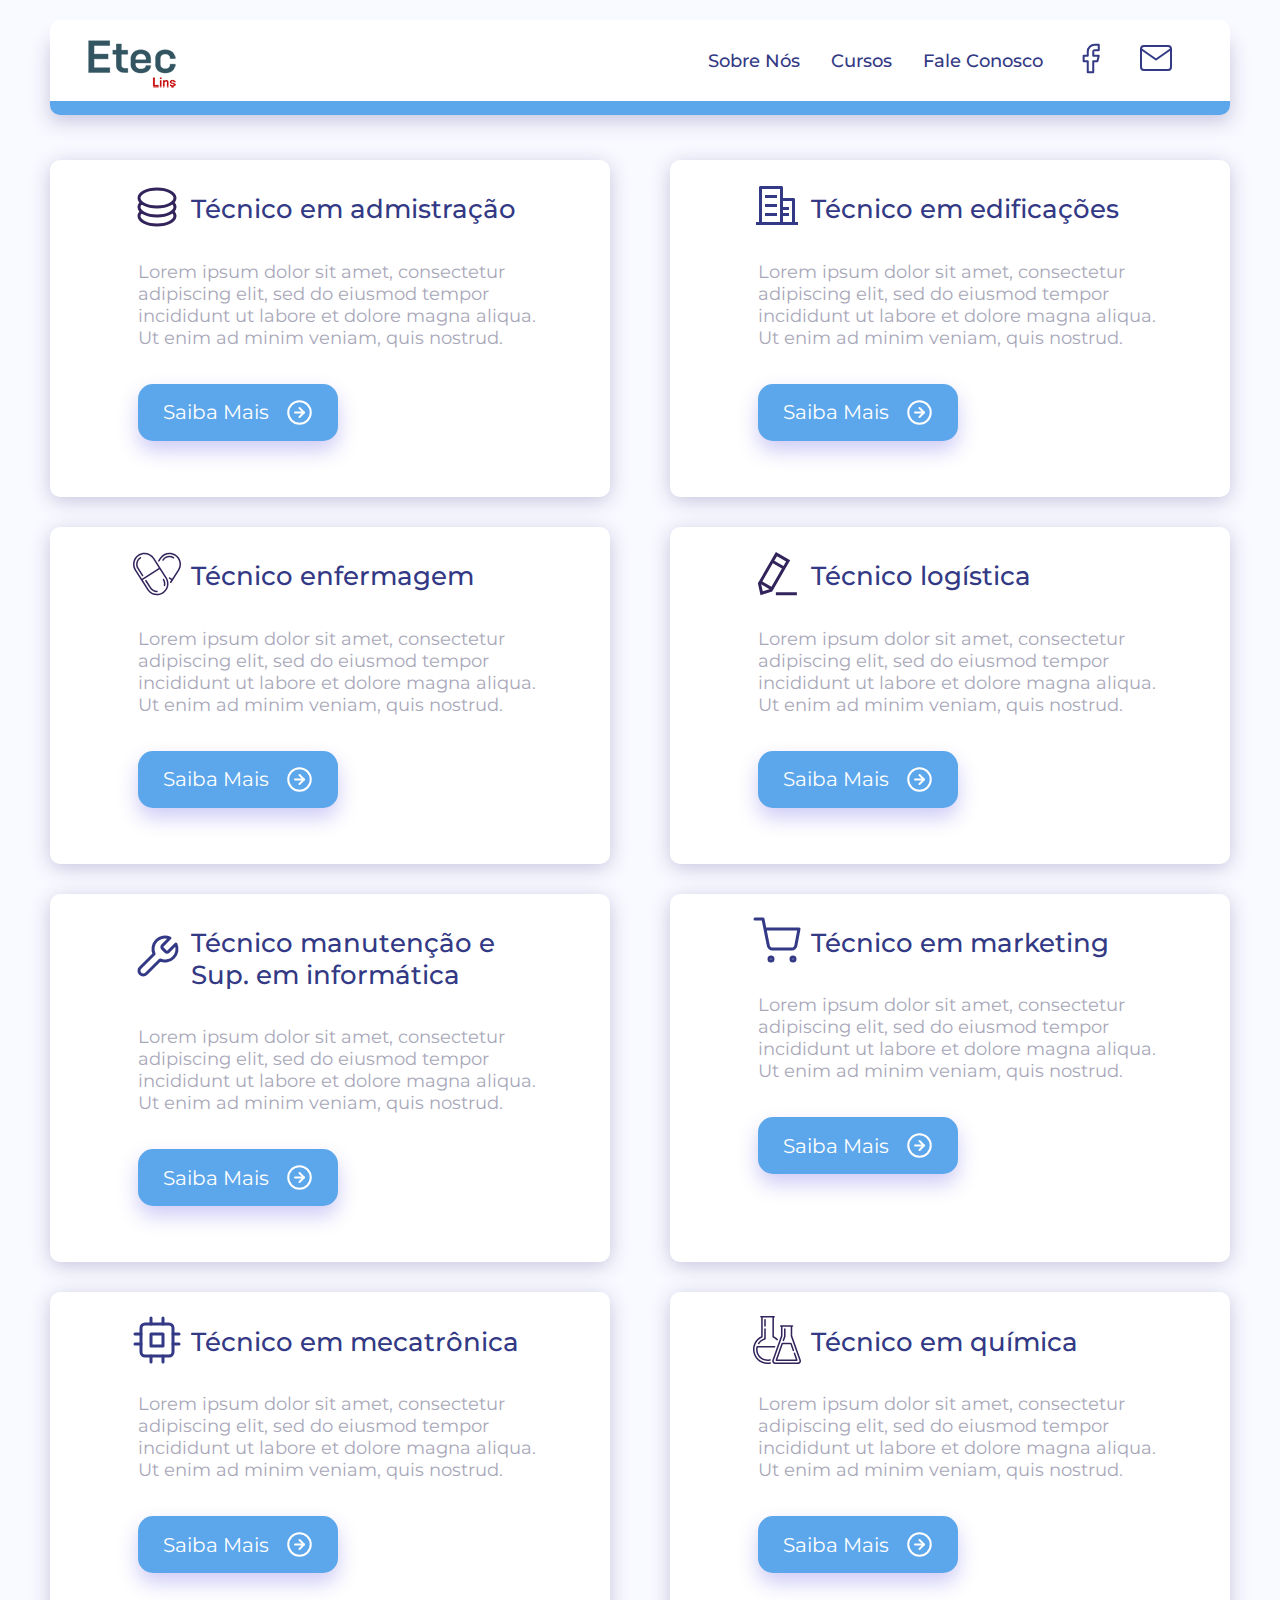
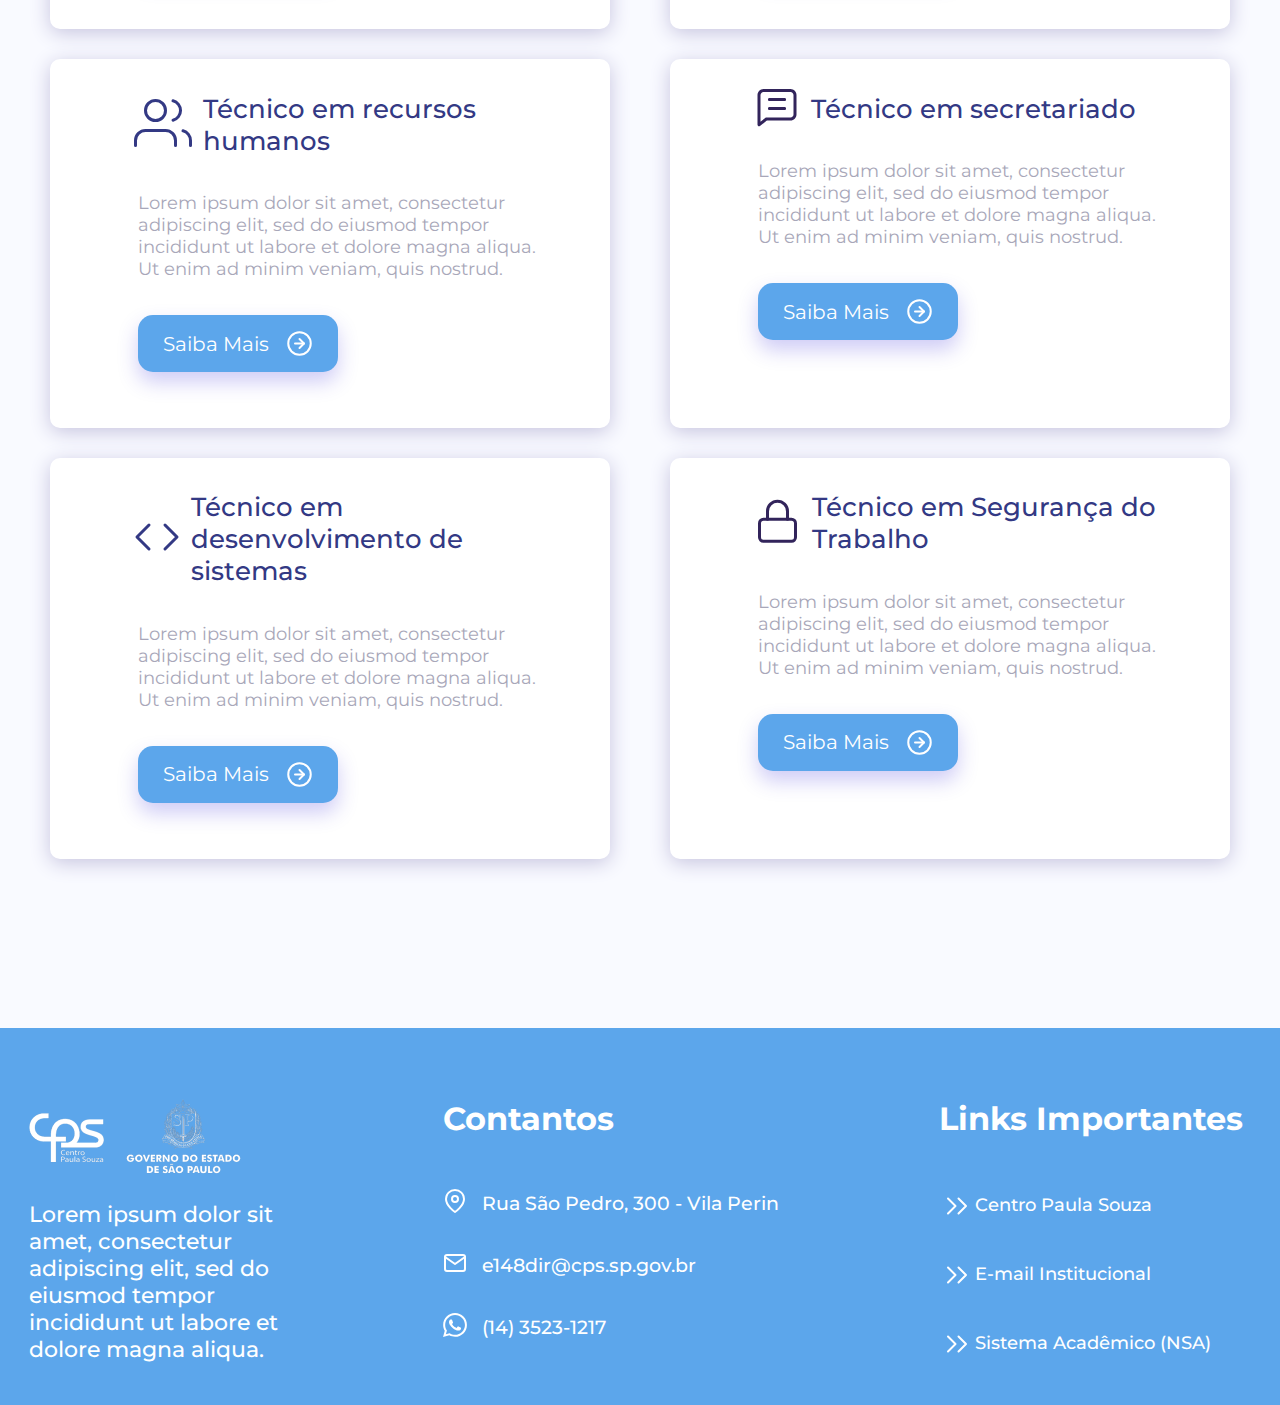
<file: cursos.html>
<!DOCTYPE html>
<html lang="en">

<head>
    <meta charset="UTF-8">
    <meta http-equiv="X-UA-Compatible" content="IE=edge">
    <meta name="viewport" content="width=device-width, initial-scale=1.0">
    <link rel="stylesheet" href="cursos.css">
    <link rel="stylesheet" href="style.css">
    <title>Cursos - Etec Lins</title>
</head>

<body>
    <div class="container">

        <!-- NAVBAR -->
        <div class="navbar">
            <a href="index.html" class="logo"> <img src="./svg/etec-icon.svg" alt="icon"></a>
            <div class="nav">
                <ul>
                    <li><a href="#"> Sobre Nós </a> </li>
                    <li><a href="cursos.html"> Cursos </a></li>
                    <li><a href="fale-conosco.html"> Fale Conosco </a></li>
                    <li><a href="#"><span><img src="./svg/facebook.svg" alt="facebook"></span></a></li>
                    <li><a href="#"><span><img src="./svg/mail.svg" alt="email"></span></a></li>
                </ul>
            </div>
        </div>
        <div class="bar"></div>

        <!-- CURSOS -->
        <div class="pagina-cursos">
            <div class="box-pagina-cursos">
                <div class="tittle-cursos">
                    <span><img src="./svg/adm.svg" alt="img"></span>
                    <h1>Técnico em admistração</h1>
                </div>
                <p>Lorem ipsum dolor sit amet, consectetur adipiscing elit, sed do eiusmod tempor incididunt ut labore et dolore magna aliqua. Ut enim ad minim veniam, quis nostrud.</p>
                <button class="botao">Saiba Mais <span><img src="./svg/arrow-right.svg" alt="arrow"></span></button>
            </div>
            <div class="box-pagina-cursos">
                <div class="tittle-cursos">
                    <span><img src="./svg/edif.svg" alt="img"></span>
                    <h1>Técnico em edificações</h1>
                </div>
                <p>Lorem ipsum dolor sit amet, consectetur adipiscing elit, sed do eiusmod tempor incididunt ut labore et dolore magna aliqua. Ut enim ad minim veniam, quis nostrud.</p>
                <button class="botao">Saiba Mais <span><img src="./svg/arrow-right.svg" alt="arrow"></span></button>
            </div>
            <div class="box-pagina-cursos">
                <div class="tittle-cursos">
                    <span><img src="./svg/enfer.svg" alt="img"></span>
                    <h1>Técnico enfermagem</h1>
                </div>
                <p>Lorem ipsum dolor sit amet, consectetur adipiscing elit, sed do eiusmod tempor incididunt ut labore et dolore magna aliqua. Ut enim ad minim veniam, quis nostrud.</p>
                <button class="botao">Saiba Mais <span><img src="./svg/arrow-right.svg" alt="arrow"></span></button>
            </div>
            <div class="box-pagina-cursos">
                <div class="tittle-cursos">
                    <span><img src="./svg/log.svg" alt="img"></span>
                    <h1>Técnico logística</h1>
                </div>
                <p>Lorem ipsum dolor sit amet, consectetur adipiscing elit, sed do eiusmod tempor incididunt ut labore et dolore magna aliqua. Ut enim ad minim veniam, quis nostrud.</p>
                <button class="botao">Saiba Mais <span><img src="./svg/arrow-right.svg" alt="arrow"></span></button>
            </div>
            <div class="box-pagina-cursos">
                <div class="tittle-cursos">
                    <span><img src="./svg/tool.svg" alt="img"></span>
                    <h1>Técnico manutenção e Sup. em informática</h1>
                </div>
                <p>Lorem ipsum dolor sit amet, consectetur adipiscing elit, sed do eiusmod tempor incididunt ut labore et dolore magna aliqua. Ut enim ad minim veniam, quis nostrud.</p>
                <button class="botao">Saiba Mais <span><img src="./svg/arrow-right.svg" alt="arrow"></span></button>
            </div>
            <div class="box-pagina-cursos">
                <div class="tittle-cursos">
                    <span><img src="./svg/shopping-cart.svg" alt="img"></span>
                    <h1>Técnico em marketing</h1>
                </div>
                <p>Lorem ipsum dolor sit amet, consectetur adipiscing elit, sed do eiusmod tempor incididunt ut labore et dolore magna aliqua. Ut enim ad minim veniam, quis nostrud.</p>
                <button class="botao">Saiba Mais <span><img src="./svg/arrow-right.svg" alt="arrow"></span></button>
            </div>
            <div class="box-pagina-cursos">
                <div class="tittle-cursos">
                    <span><img src="./svg/cpu.svg" alt="img"></span>
                    <h1>Técnico em mecatrônica</h1>
                </div>
                <p>Lorem ipsum dolor sit amet, consectetur adipiscing elit, sed do eiusmod tempor incididunt ut labore et dolore magna aliqua. Ut enim ad minim veniam, quis nostrud.</p>
                <button class="botao">Saiba Mais <span><img src="./svg/arrow-right.svg" alt="arrow"></span></button>
            </div>
            <div class="box-pagina-cursos">
                <div class="tittle-cursos">
                    <span><img src="./svg/quimica.svg" alt="img"></span>
                    <h1>Técnico em química</h1>
                </div>
                <p>Lorem ipsum dolor sit amet, consectetur adipiscing elit, sed do eiusmod tempor incididunt ut labore et dolore magna aliqua. Ut enim ad minim veniam, quis nostrud.</p>
                <button class="botao">Saiba Mais <span><img src="./svg/arrow-right.svg" alt="arrow"></span></button>
            </div>
            <div class="box-pagina-cursos">
                <div class="tittle-cursos">
                    <span><img src="./svg/users.svg" alt="img"></span>
                    <h1>Técnico em recursos humanos</h1>
                </div>
                <p>Lorem ipsum dolor sit amet, consectetur adipiscing elit, sed do eiusmod tempor incididunt ut labore et dolore magna aliqua. Ut enim ad minim veniam, quis nostrud.</p>
                <button class="botao">Saiba Mais <span><img src="./svg/arrow-right.svg" alt="arrow"></span></button>
            </div>
            <div class="box-pagina-cursos">
                <div class="tittle-cursos">
                    <span><img src="./svg/secre.svg" alt="img"></span>
                    <h1>Técnico em secretariado</h1>
                </div>
                <p>Lorem ipsum dolor sit amet, consectetur adipiscing elit, sed do eiusmod tempor incididunt ut labore et dolore magna aliqua. Ut enim ad minim veniam, quis nostrud.</p>
                <button class="botao">Saiba Mais <span><img src="./svg/arrow-right.svg" alt="arrow"></span></button>
            </div>
            <div class="box-pagina-cursos">
                <div class="tittle-cursos">
                    <span><img src="./svg/code.svg" alt="img"></span>
                    <h1>Técnico em desenvolvimento de sistemas</h1>
                </div>
                <p>Lorem ipsum dolor sit amet, consectetur adipiscing elit, sed do eiusmod tempor incididunt ut labore et dolore magna aliqua. Ut enim ad minim veniam, quis nostrud.</p>
                <button class="botao">Saiba Mais <span><img src="./svg/arrow-right.svg" alt="arrow"></span></button>
            </div>
            <div class="box-pagina-cursos">
                <div class="tittle-cursos">
                    <span><img src="./svg/segurança.svg" alt="img"></span>
                    <h1>Técnico em Segurança do Trabalho</h1>
                </div>
                <p>Lorem ipsum dolor sit amet, consectetur adipiscing elit, sed do eiusmod tempor incididunt ut labore et dolore magna aliqua. Ut enim ad minim veniam, quis nostrud.</p>
                <button class="botao">Saiba Mais <span><img src="./svg/arrow-right.svg" alt="arrow"></span></button>
            </div>

        </div>

    </div>
    <!-- div do container -->

    <!-- FOOTER  -->
    <footer>
        <div class="content">
            <div class="cps">
                <img src="./img/cps.png" alt="cps">
                <p>Lorem ipsum dolor sit amet, consectetur adipiscing elit, sed do eiusmod tempor incididunt ut labore et dolore magna aliqua. </p>
            </div>
            <div class="contatos">
                <h1>Contantos</h1>
                <ul>
                    <li><span><img src="./svg/map-pin.svg" alt="map"></span>
                        <p>Rua São Pedro, 300 - Vila Perin</p>
                    </li>
                    <li><span><img src="./svg/mail-footer.svg" alt="mail-footer"></span>
                        <p>e148dir@cps.sp.gov.br</p>
                    </li>
                    <li><span><img src="./svg/whatsapp.svg" alt="whatsapp"></span>
                        <p>(14) 3523-1217</p>
                    </li>
                </ul>
            </div>
            <div class="links">
                <h1>Links Importantes</h1>
                <ul>
                    <li><span><img src="./svg/links.svg" alt="link"></span>
                        <a href="http://www.cps.sp.gov.br">Centro Paula Souza</a>
                    </li>
                    <li><span><img src="./svg/links.svg" alt="link"></span>
                        <a href="http://www.etec.sp.gov.br/view/Default.aspx">E-mail Institucional </a>
                    </li>
                    <li><span><img src="./svg/links.svg" alt="link"></span>
                        <a href="https://nsa.cps.sp.gov.br">Sistema Acadêmico (NSA)</a>
                    </li>
                </ul>
            </div>
        </div>
    </footer>
</body>

</html>
</file>
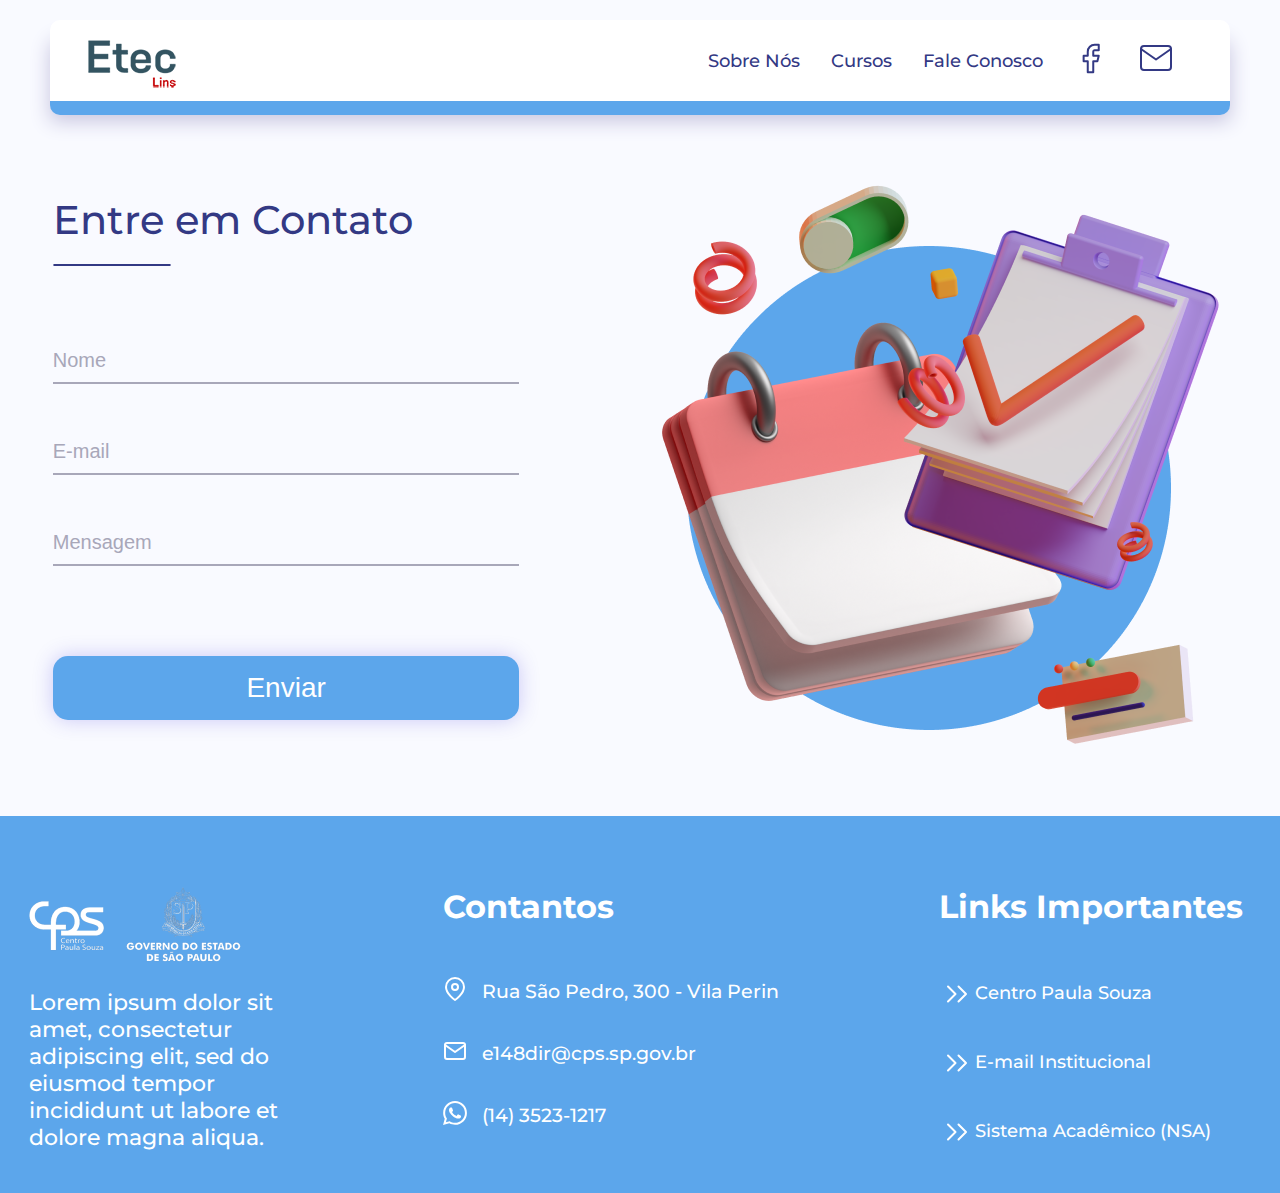
<file: fale-conosco.html>
<!DOCTYPE html>
<html lang="en">

<head>
    <meta charset="UTF-8">
    <meta http-equiv="X-UA-Compatible" content="IE=edge">
    <meta name="viewport" content="width=device-width, initial-scale=1.0">
    <link rel="stylesheet" href="style.css">
    <link rel="stylesheet" href="contact-us.css">
    <title>Fale Conosco</title>

</head>

<body>
    <div class="container">
        <!-- NAVBAR -->
        <div class="navbar">
            <a href="index.html" class="logo"> <img src="./svg/etec-icon.svg" alt="icon"></a>
            <div class="nav">
                <ul>
                    <li><a href="#"> Sobre Nós </a> </li>
                    <li><a href="cursos.html"> Cursos </a></li>
                    <li><a href="fale-conosco.html"> Fale Conosco </a></li>
                    <li><a href="#"><span><img src="./svg/facebook.svg" alt="facebook"></span></a></li>
                    <li><a href="#"><span><img src="./svg/mail.svg" alt="email"></span></a></li>
                </ul>
            </div>
        </div>
        <div class="bar"></div>

        <!-- Entre em contato -->
        <div class="contact">
            <div class="content-cont">
                <div class="form">
                    <h1>Entre em Contato</h1>
                    <input type="text" placeholder="Nome">
                    <input type="text" placeholder="E-mail">
                    <input type="text" placeholder="Mensagem">
                    <button>Enviar</button>
                </div>
                <img src="./img/contact-us.png" alt="img">
            </div>
        </div>

    </div>
    <!-- Footer -->
    <footer>
        <div class="content">
            <div class="cps">
                <img src="./img/cps.png" alt="cps">
                <p>Lorem ipsum dolor sit amet, consectetur adipiscing elit, sed do eiusmod tempor incididunt ut labore et dolore magna aliqua. </p>
            </div>
            <div class="contatos">
                <h1>Contantos</h1>
                <ul>
                    <li><span><img src="./svg/map-pin.svg" alt="map"></span>
                        <p>Rua São Pedro, 300 - Vila Perin</p>
                    </li>
                    <li><span><img src="./svg/mail-footer.svg" alt="mail-footer"></span>
                        <p>e148dir@cps.sp.gov.br</p>
                    </li>
                    <li><span><img src="./svg/whatsapp.svg" alt="whatsapp"></span>
                        <p>(14) 3523-1217</p>
                    </li>
                </ul>
            </div>
            <div class="links">
                <h1>Links Importantes</h1>
                <ul>
                    <li><span><img src="./svg/links.svg" alt="link"></span>
                        <a href="http://www.cps.sp.gov.br">Centro Paula Souza</a>
                    </li>
                    <li><span><img src="./svg/links.svg" alt="link"></span>
                        <a href="http://www.etec.sp.gov.br/view/Default.aspx">E-mail Institucional </a>
                    </li>
                    <li><span><img src="./svg/links.svg" alt="link"></span>
                        <a href="https://nsa.cps.sp.gov.br">Sistema Acadêmico (NSA)</a>
                    </li>
                </ul>
            </div>
        </div>
    </footer>

</body>

</html>
</file>
<file: cursos.css>
.pagina-cursos {
    margin-top: 45px;
    display: grid;
    /* place-items: center; */
    grid-template-columns: 1fr 1fr;
    gap: 30px 60px;
}

.pagina-cursos .box-pagina-cursos {
    border-radius: 10px;
    background: #fff;
    box-shadow: 0px 4px 20px #C6C4DF;
    padding: 1em 3.3em 3.5em 5.5em;
    transition: 0.3s;
}

.pagina-cursos .box-pagina-cursos:hover {
    transform: scale(1.05);
}

.pagina-cursos .box-pagina-cursos .tittle-cursos {
    display: flex;
    align-items: center;
    position: relative;
    right: 5px;
}

.tittle-cursos span {
    margin-right: 10px;
}

.tittle-cursos h1 {
    font-weight: 500;
    font-size: 26px;
}

.pagina-cursos .box-pagina-cursos p {
    color: var(--light-gray);
    font-size: 18px;
    max-width: 392vw;
}
</file>
<file: style.css>
@import url('https://fonts.googleapis.com/css2?family=Montserrat:wght@100;200;300;400;500;600;700&display=swap');
:root {
    --blue: #5CA6EB;
    --light-gray: #A8A7B9;
}

body {
    padding: 0;
    margin: 0px;
    box-sizing: border-box;
    font-family: 'Montserrat', sans-serif;
    background: #F9FAFF;
    color: #333984;
}

.container {
    padding: 0px 50px;
}


/* nav */

.navbar {
    margin-top: 20px;
    border-radius: 10px 10px 0px 0px;
    padding: 5px 36px;
    display: flex;
    justify-content: space-between;
    background: #fff;
    box-shadow: 0px 20px 20px #c6c4df;
}

.bar {
    background: var(--blue);
    width: 100%;
    height: 14px;
    border-radius: 0px 0px 10px 10px;
}

.logo {
    margin-top: 13px;
}

.nav ul {
    display: flex;
    align-items: center;
    margin-top: 15px;
    margin-right: 20px;
}

.nav a {
    text-decoration: none;
    color: var(--color-black);
    font-weight: 500;
    font-size: 1.1em;
}

.nav ul li {
    list-style: none;
    margin-left: 31px;
    text-decoration: none;
    transition: .2s;
}

.nav ul li:hover {
    opacity: .5;
}


/* Home img */

.img-home {
    border-radius: 10px;
    margin-top: 43px;
    background-image: url(./img/img-home.png);
    background-repeat: no-repeat;
    background-size: cover;
    padding: 59px 76px 152px;
    box-shadow: 0px 10px 50px #C6C4DF;
}

.img-home .rigth-text-home {
    color: #fff;
}

.img-home .rigth-text-home h1 {
    text-transform: uppercase;
    width: 15em;
    font-weight: 600;
}

.img-home .rigth-text-home p {
    width: 20em;
    font-weight: 400;
    margin-top: 26px;
    font-size: 1.3em;
    line-height: 30px;
    letter-spacing: -0.045em;
}

.botao {
    text-decoration: none;
    display: flex;
    justify-content: center;
    align-items: center;
    border: none;
    cursor: pointer;
    padding: 10px 25px;
    background: #5CA6EB;
    box-shadow: 0px 10px 20px rgba(65, 52, 220, 0.25);
    border-radius: 15px;
    margin-top: 35px;
    color: #FFFFFF;
    font-size: 20px;
    font-family: 'Montserrat', sans-serif;
    transition: .3s;
}

.botao:hover {
    transform: translateY(-7px) scale(1.05);
}

.botao span {
    text-decoration: none;
    margin-left: 17px;
    margin-top: 5px;
}


/* Qualidades */

.boxes {
    display: flex;
    justify-content: space-evenly;
    position: relative;
    bottom: 60px;
}

.boxes .box {
    background: #fff;
    box-shadow: 0px 30px 20px rgba(198, 196, 223, 0.25);
    border-radius: 10px 10px 0px 0px;
    max-width: 270px;
    transition: .3s;
}

.boxes .box:hover {
    transform: translateY(-10px) scale(1.05);
}

.box::after {
    content: '';
    display: block;
    position: relative;
    top: 10px;
    background: var(--blue);
    width: 270px;
    height: 14px;
    border-radius: 0px 0px 10px 10px;
}

.boxes .box img {
    height: 60px;
    margin: 26px 0px 0px 26px;
}

.boxes .box h1 {
    font-size: 20px;
    font-weight: 500;
    margin: 26px 0px 0px 26px;
}

.boxes .box p {
    font-weight: 400;
    max-width: 90%;
    font-size: 16px;
    color: var(--light-gray);
    margin: 26px 35px 26px 26px;
}


/* Sobre Nós */

.about-us {
    margin-top: 164px;
    display: flex;
    justify-content: center;
    align-items: center;
}

.about-us .text-about {
    max-width: 50%;
    margin-right: 9%;
    position: relative;
    bottom: 30px;
}

.tittle-sections {
    font-weight: 500;
    font-size: 35px;
    line-height: 43px;
}

.about-us .text-about p {
    max-width: 526px;
    font-size: 1.4em;
    margin-top: 30px;
    color: var(--light-gray);
}

.about-us .img-about {
    position: relative;
    bottom: 50px;
    right: 30px;
    background-image: url(./img/etec-img.png);
    box-shadow: -10px -10px 20px rgba(198, 196, 223, 0.7);
    border-radius: 20px 0px 0px 0px;
    height: 317px;
    width: 461px;
}

.about-us .img-about::after {
    content: '';
    display: block;
    z-index: -5;
    background: var(--blue);
    height: 320px;
    width: 461px;
    position: absolute;
    top: 40px;
    left: 35px;
    border-radius: 0px 0px 20px 0px;
    box-shadow: 0px 10px 20px #C6C4DF;
}


/* Cursos */

.cursos {
    margin-top: 152px;
    display: flex;
    justify-content: center;
    align-items: center;
}

.text-cursos {
    margin-right: 5%;
}

.text-cursos p {
    max-width: 352px;
    font-size: 1.2em;
    margin-top: 24px;
    margin-bottom: 60px;
    color: var(--light-gray);
}

.cursos .boxes-cursos {
    display: grid;
    grid-template-columns: 1fr 1fr;
    gap: 35px 27px;
    max-width: 50vw;
}

.cursos .box-curso {
    border-radius: 10px;
    background: #fff;
    padding: 21px 10px 10px 41px;
    box-shadow: 0px 0px 20px #C6C4DF;
    transition: 0.3s;
}

.cursos .box-curso:hover {
    transform: scale(1.09);
}

.cursos .box-curso .tittle-curso {
    display: flex;
    align-items: center;
}

.cursos .box-curso .tittle-curso span img {
    height: 2em;
}

.cursos .box-curso h1 {
    font-weight: 500;
    font-size: 1.2em;
    margin-left: 10px;
}

.cursos .box-curso p {
    color: var(--light-gray);
    font-weight: 500;
    font-size: 1.1em;
}


/* Footer */

footer {
    background: var(--blue);
    /* padding: 60px 0px; */
    margin-top: 169px;
    display: flex;
    justify-content: space-around;
}

footer .content {
    display: flex;
    justify-content: center;
    gap: 120px;
    color: #FFFFFF;
    margin-top: 50px;
}

.contatos ul {
    list-style: none;
    margin-top: 33px;
}

.contatos li {
    display: flex;
    align-items: center;
    position: relative;
    right: 40px;
}

.cps img {
    position: relative;
    right: 25px;
}

.cps p {
    font-weight: 500;
    position: relative;
    bottom: 20px;
    font-size: 22px;
    max-width: 294px;
}

.contatos p {
    margin-left: 15px;
    font-size: 1.2em;
    font-weight: 500;
}

.links ul {
    margin-top: 50px;
    position: relative;
    right: 40px;
}

.links li {
    display: flex;
    align-items: center;
    margin-bottom: 29px;
}

.links li a {
    position: relative;
    bottom: 3px;
    text-decoration: none;
    color: #fff;
    font-size: 18px;
    font-weight: 500;
    transition: 0.3s;
}

.links li a:hover {
    background: #4a90d1;
    border-radius: 10px;
}
</file>
<file: contact-us.css>
.contact {
    display: flex;
    flex-direction: column;
}

.content-cont {
    display: flex;
    justify-content: space-evenly;
}

.form h1 {
    max-width: 30vw;
    margin-top: 80px;
    font-weight: 500;
    font-size: 40px;
}

.form h1::after {
    margin-top: 20px;
    content: '';
    display: block;
    border: 1px solid #333984;
    border-radius: 10px;
    width: 116px;
}

.form {
    display: flex;
    flex-direction: column;
}

.form input {
    background: #F9FAFF;
    outline: none;
    border: none;
    border-bottom: 2px solid var(--light-gray);
    padding: 12px 0px;
    margin-top: 50px;
    width: 35em;
}

.form input::placeholder {
    font-size: 1.5em;
    font-weight: 500;
    color: var(--light-gray);
}

.form .form button {
    margin-top: 90px;
}

footer {
    margin-top: 0px;
}

.content-cont button {
    margin-top: 90px;
    padding: 16px;
    border-radius: 15px;
    color: #fff;
    box-shadow: 0px 0px 20px rgba(65, 52, 220, 0.25);
    font-weight: 500;
    font-size: 28px;
    text-align: center;
    cursor: pointer;
    border: none;
    outline: none;
    background: var(--blue);
    transition: .3s;
}

.content-cont button:hover {
    transform: translateY(-1px) scale(1.02);
}
</file>
